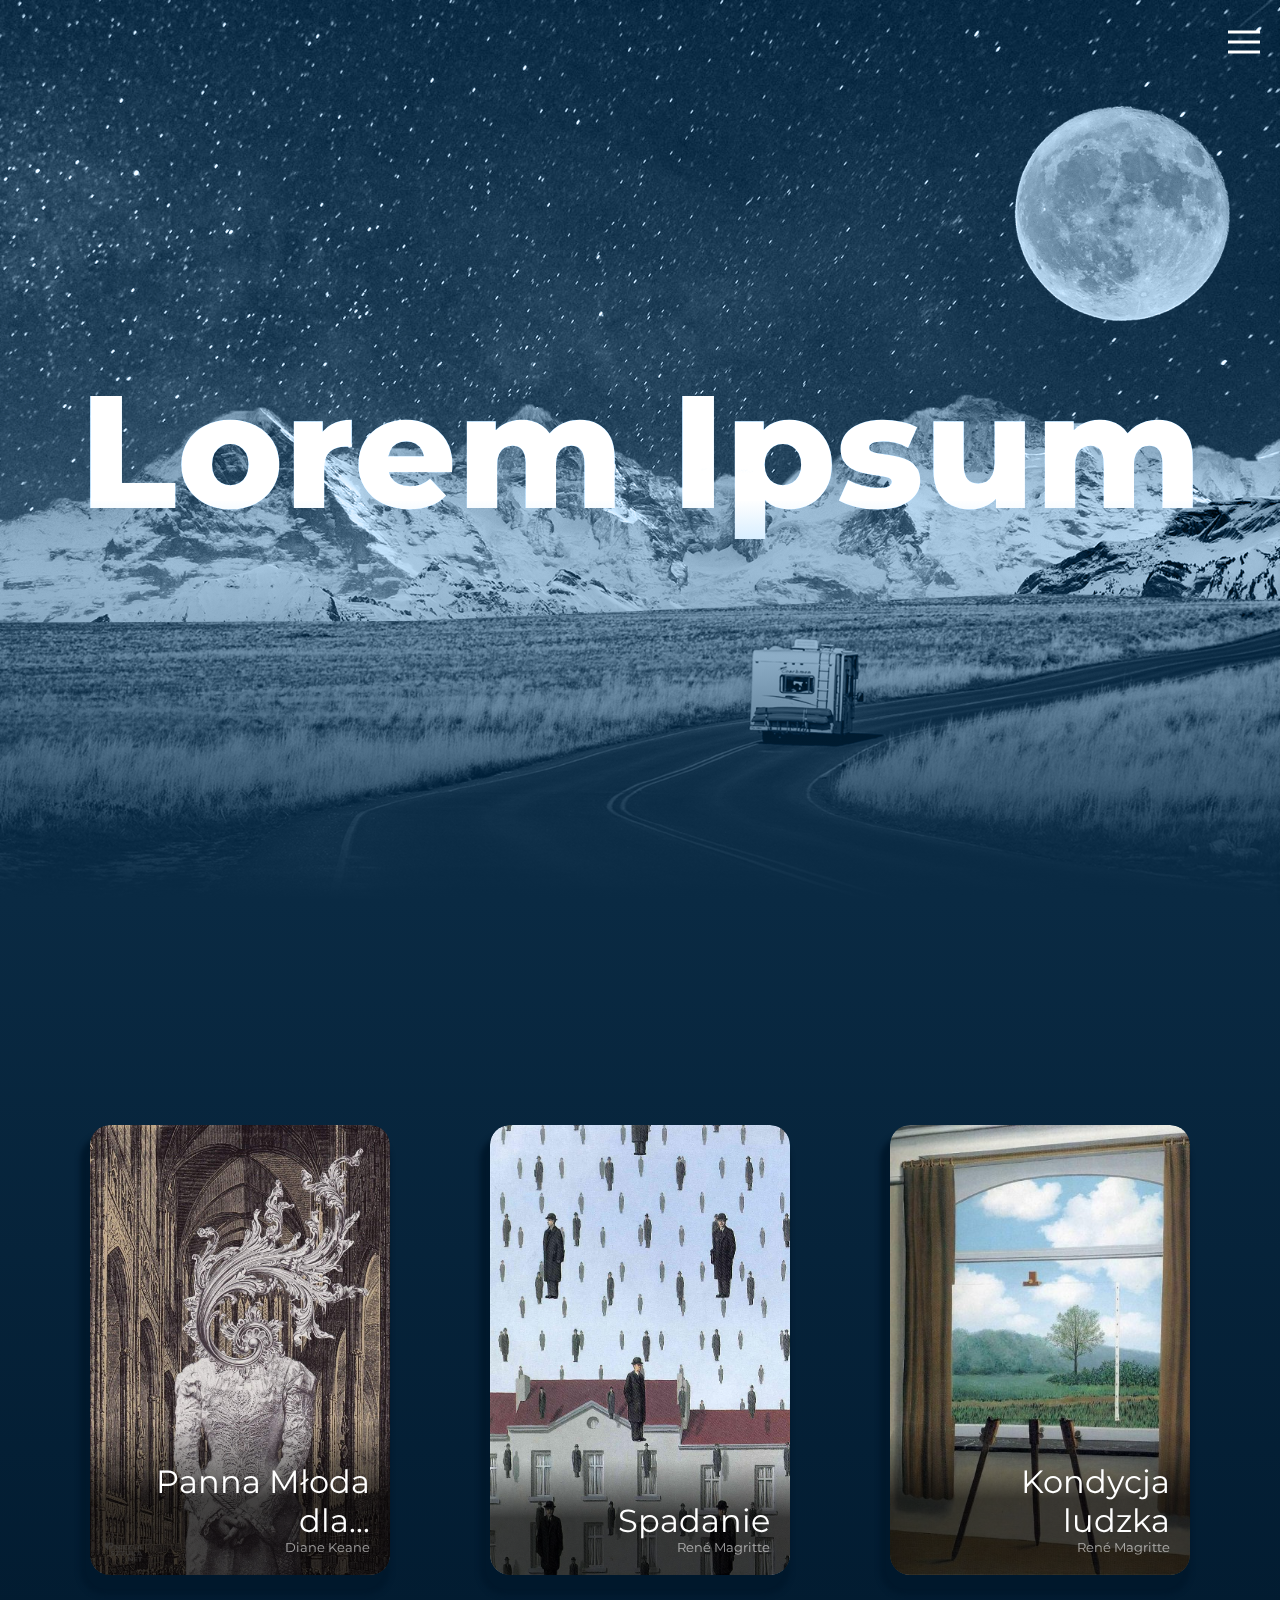
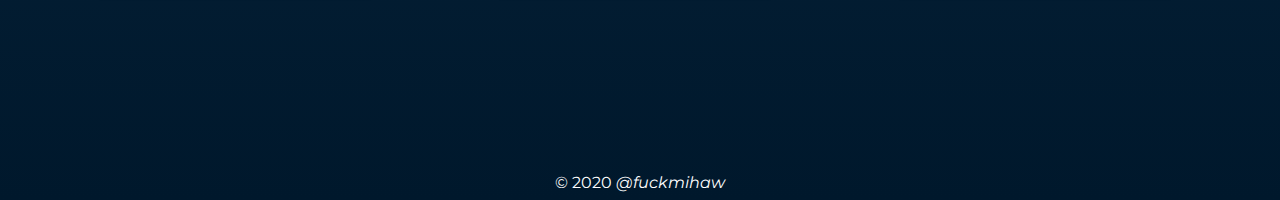
<file: index.html>
<!DOCTYPE html>
<html lang="pl">
<head>
    <meta charset="UTF-8">
    <meta name="viewport" content="width=device-width, initial-scale=1.0">
    <title>Lorem Ipsum 🌕</title>
    <link rel="stylesheet" type="text/css" href="style.css">
    <link href="https://fonts.googleapis.com/css2?family=Montserrat:wght@400;600;800&display=swap" rel="stylesheet">
    <link href="https://fonts.googleapis.com/icon?family=Material+Icons" rel="stylesheet">
</head>

<body>

    <button class="hamburger">
        <span class="hamburger__box">
            <span class="hamburger__inner"></span>
        </span>
    </button>
    
    <div class="navigation__container"></div>
        <div class="navigation">
            <ul class="navigation__list">
                <li class="navigation__item"><a href="#lorem">Lorem Ipsum</a></li>
                <li class="navigation__item"><a href="#cardContainer">Malarstwo</a></li>
                <li class="navigation__item"><a href="https://www.instagram.com/fuckmihaw/" target="_blank" title="we daj follow">Znajdź mnie<br>na instagramie</a></li>
            </ul>
        </div>
    </div>
    
    <section id="lorem">
        <img src="assets/bg.jpg" id="bg">
        <img src="assets/moon.png" id="moon">
        <img src="assets/mountain.png" id="mountain">
        <img src="assets/road.png" id="road">
        <h2 id="text">Lorem Ipsum</h2>
    </section>

    <div id="cardContainer">

        <!-- Diane Keane - Panna Młoda dla... -->
        <div class="card">
            <div class="front">
                <div class="content">
                    <div class="image">
                        <img src="assets/diane-kenae-panna-mloda-dla.jpg" alt="">
                    </div>
                    <div class="title">
                        Panna Młoda dla...
                        <div class="author">Diane Keane</div>
                    </div>
                </div>
            </div>
            <div class="back">
                <div class="content">
                    <div class="title">
                        Panna Młoda dla...
                    </div>
                    <div class="sub-title">
                        malarstwo surrealistyczne
                    </div>
                    <div class="info">
                        <ul>
                            <li><i class="tiny material-icons">person</i>Diane Keane</li>
                            <li><i class="tiny material-icons">access_time</i>2019</li>
                            <li><i class="tiny material-icons">brush</i>kolaż cyfrowy</li>
                        </ul>
                    </div>
                </div>
            </div>
        </div>
        
        <!-- Rene Magritte - Spadanie -->
        <div class="card">
            <div class="front">
                <div class="content">
                    <div class="image">
                        <img src="assets/rene-magritte-spadanie.jpg" alt="">
                    </div>
                    <div class="title">
                        Spadanie
                        <div class="author">René Magritte</div>
                    </div>
                </div>
            </div>
            <div class="back">
                <div class="content">
                    <div class="title">
                        Spadanie
                    </div>
                    <div class="sub-title">
                        malarstwo surrealistyczne
                    </div>
                    <div class="info">
                        <ul>
                            <li><i class="tiny material-icons">person</i>René Magritte</li>
                            <li><i class="tiny material-icons">access_time</i>1953</li>
                            <li><i class="tiny material-icons">brush</i>olej na płótnie</li>
                        </ul>
                    </div>
                </div>
            </div>
        </div>
        
        <!-- Rene Magritte - Kondycja ludzka -->
        <div class="card">
            <div class="front">
                <div class="content">
                    <div class="image">
                        <img src="assets/rene-magritte-kondycja-ludzka.jpg" alt="">
                    </div>
                    <div class="title">
                        Kondycja ludzka
                        <div class="author">René Magritte</div>
                    </div>
                </div>
            </div>
            <div class="back">
                <div class="content">
                    <div class="title">
                        Kondycja ludzka
                    </div>
                    <div class="sub-title">
                        malarstwo surrealistyczne
                    </div>
                    <div class="info">
                        <ul>
                            <li><i class="tiny material-icons">person</i>René Magritte</li>
                            <li><i class="tiny material-icons">access_time</i>1933</li>
                            <li><i class="tiny material-icons">brush</i>olej na płótnie</li>
                        </ul>
                    </div>
                </div>
            </div>
        </div>

        <footer>
            © 2020 <a href="https://www.instagram.com/fuckmihaw/" target="_blank" title="we daj follow">@fuckmihaw</a>
        </footer>

    </div>


    <script src="script.js"></script>
</body>
</html>
</file>
<file: style.css>
:root {
    --dark-blue: #0a2a43;
    --darker-blue: #00182c;
    --light-blue: rgb(58, 104, 139);
    --lighter-blue: rgb(99, 131, 156);
}

html {
	box-sizing: border-box;
}

*, *::before, *::after {
	box-sizing: inherit;
} /*to sie zmienilo i moze powodowac prblemy */

* {
    margin: 0;
    padding: 0;
    font-family: 'Montserrat', sans-serif;
}

body {
    background: var(--dark-blue);
    min-height: 1500px;
}

/* ======================= style paralaksy */

section {
    position: realtive;
    width: 100%;
    height: 100vh;
    overflow: hidden;
    display: flex;
    justify-content: center;
    align-items: center;
}

section::before {
    content: "";
    position: absolute;
    bottom: 0;
    width: 100%;
    height: 400px;
    background: linear-gradient(to top, var(--dark-blue), transparent);
    z-index: 10000;
}

section::after {
    content: "";
    position: absolute;
    top: 0;
    left: 0;
    width: 100%;
    height: 100%;
    background: var(--dark-blue);
    z-index: 10000;
    mix-blend-mode: color;
}

section img {
    position: absolute;
    top: 0;
    left: 0;
    width: 100%;
    height: 100%;
    object-fit: cover;
    pointer-events: none;
}

#road {
    z-index: 2;
}

#text {
    font-weight: 800;
    position: relative;
    color: #fff;
    font-size: 10rem;
    z-index: 1;
}

/* ======================= style kart (przód) */

#cardContainer {
    background: linear-gradient(to top, var(--darker-blue), var(--dark-blue));
    background-repeat: no-repeat;
    height: 100vh;
    width: 100%;
    overflow: hidden;
    color: #fff;

    position: relative; /* dla footera ktory jest absolute */
    display: flex;
    justify-content: center;
    align-items: center;
}

.card {
    position: relative;
    width: 300px;
    height: 450px;
    margin: 0 50px;
}

.card .content {
    overflow: hidden;
    border-radius: 20px;
    height: 100%;
}

.card .front .image img {
    max-height: 450px;
    min-width: 100%;
}

.card .front .title {
    position: absolute;
    bottom: 0;
    left: 0;
    right: 0;
    text-align: right;
    background-image: linear-gradient(to bottom, rgba(0, 0, 0, 0), rgba(0, 0, 0, 0.7) 50%);
    padding: 40px 20px 20px;
    font-size: 2rem;
    font-weight: 400;
    border-radius: 20px;
}

.card .front .author {
  font-size: 0.8rem;
  font-weight: 400;
  opacity: 0.6;
}

/* ======================= style kart (tył) */

.card .front,
.card .back {
  overflow: hidden;
  position: absolute;
  top: 0;
  left: 0;
  bottom: 0;
  right: 0;
  backface-visibility: hidden;
  border-radius: 20px;
  box-shadow: -5px 15px 5px 5px var(--darker-blue);
  
  transition: transform 400ms; /* ten transition też odp. za ruch */
}

.card .back .content {
  background: linear-gradient(to top, var(--light-blue), var(--lighter-blue));
  text-align: center;
}

.card .back .title {
  font-size: 2rem;
  margin-top: 20%;
  font-weight: 600;
  text-transform: uppercase;
  text-shadow: -5px 15px 5px 5px var(--darker-blue);
}

.card .back .sub-title {
  font-size: 0.8rem;
  letter-spacing: 1px;
}

.card .back .info ul {
  list-style: none;
  text-align: left;
  margin: 30px 20px;
}

.card .back .info ul li {
  margin: 10px 0;
  font-size: 20px;
}

.card .back .info ul li i {
  margin-right: 10px;
}

/* ======================= style kart (ruch) */

.card .front {
  transform: perspective(900px) rotateY(0deg);
}

.card .back {
  transform: perspective(900px) rotateY(180deg);
}

.card:hover .front {
  transform: perspective(900px) rotateY(-180deg);
}

.card:hover .back {
  transform: perspective(900px) rotateY(0deg);
}

/* ======================= stopka */

footer {
    position: absolute;
    color: #fff;
    font-size: 16px;
    z-index: 10000;
    bottom: 0.5rem;
}

footer a {
    color: #fff;
    text-decoration: none; 
    font-style: italic;
}

/* === pozycja i styl klas guzika === */
.hamburger {
	position: fixed;
	top: 0;
	right: 0;
	background: transparent;
	padding: 10px 0px 10px 10px;
	border: 0;
	margin: 20px 20px;
	outline: none;
	cursor: pointer;
	overflow: hidden;
  z-index: 100002;
}

.hamburger__box {
	width: 32px;
	height: 24px;
	display: inline-block;
	position: relative;
}

/* === styluje kreske === */
.hamburger__inner,
.hamburger__inner::before,
.hamburger__inner::after {
	width: 100%;
	height: 3px;
	background-color: #fff;
	position: absolute;
  left: 0;
}

.hamburger__inner::before,
.hamburger__inner::after {
	content: "";
	transition: transform .3s ease-in-out;
}

/* === styluje polozenie kresek === */
.hamburger__inner {
	top: 50%;
	transform: translateY(-50%);
}

.hamburger__inner::before {
	transform: translateY(-10px);
}

.hamburger__inner::after {
	transform: translateY(10px);
}

/* === style when hamburger is active === */
.hamburger--active {
	transform: translateX(-260px);
}

.hamburger, .navigation {
	transition: transform .3s ease-in-out;
}

.hamburger--active .hamburger__inner::before {
	transform: translateX(50%) rotate(45deg);
}

.hamburger--active .hamburger__inner::after {
	transform: translateX(50%) rotate(-45deg);
}

/* === sideNavBar === */
.navigation {
	height: 100vh;
	width: 250px;
	background-color: #fff;
	position: fixed;
	top: 0;
	right: 0;
  transform: translateX(260px);
  z-index: 100001;
  box-shadow: -5px 0 5px 1px rgba(0, 0, 0, 0.5);
}

.navigation--active {
	transform: translateX(0);
}

.navigation__list {
  margin-top: 30px;
  margin-left: 30px;
  list-style: none;
}

.navigation__item {
  margin-bottom: 30px;
  font-size: 1.5rem;
  font-weight: 600;
  color: var(--dark-blue);
}

.navigation__item a {
	text-decoration: none;
  color: var(--dark-blue);
}

/* ======================= media queries */

@media (max-width: 768px) {
  section::before {
    height: 300px;
}

  #cardContainer {
    flex-direction: column;
    height: auto;
  }

  #text {
    font-size: 3rem;
  }

  .card {
    width: 300px;
    height: 450px;
    margin-top: 10px;
    margin-right: auto;
    margin-left: auto;
    margin-bottom: 50px;
  }

  #moon {
    object-fit: contain;
  }
}
</file>
